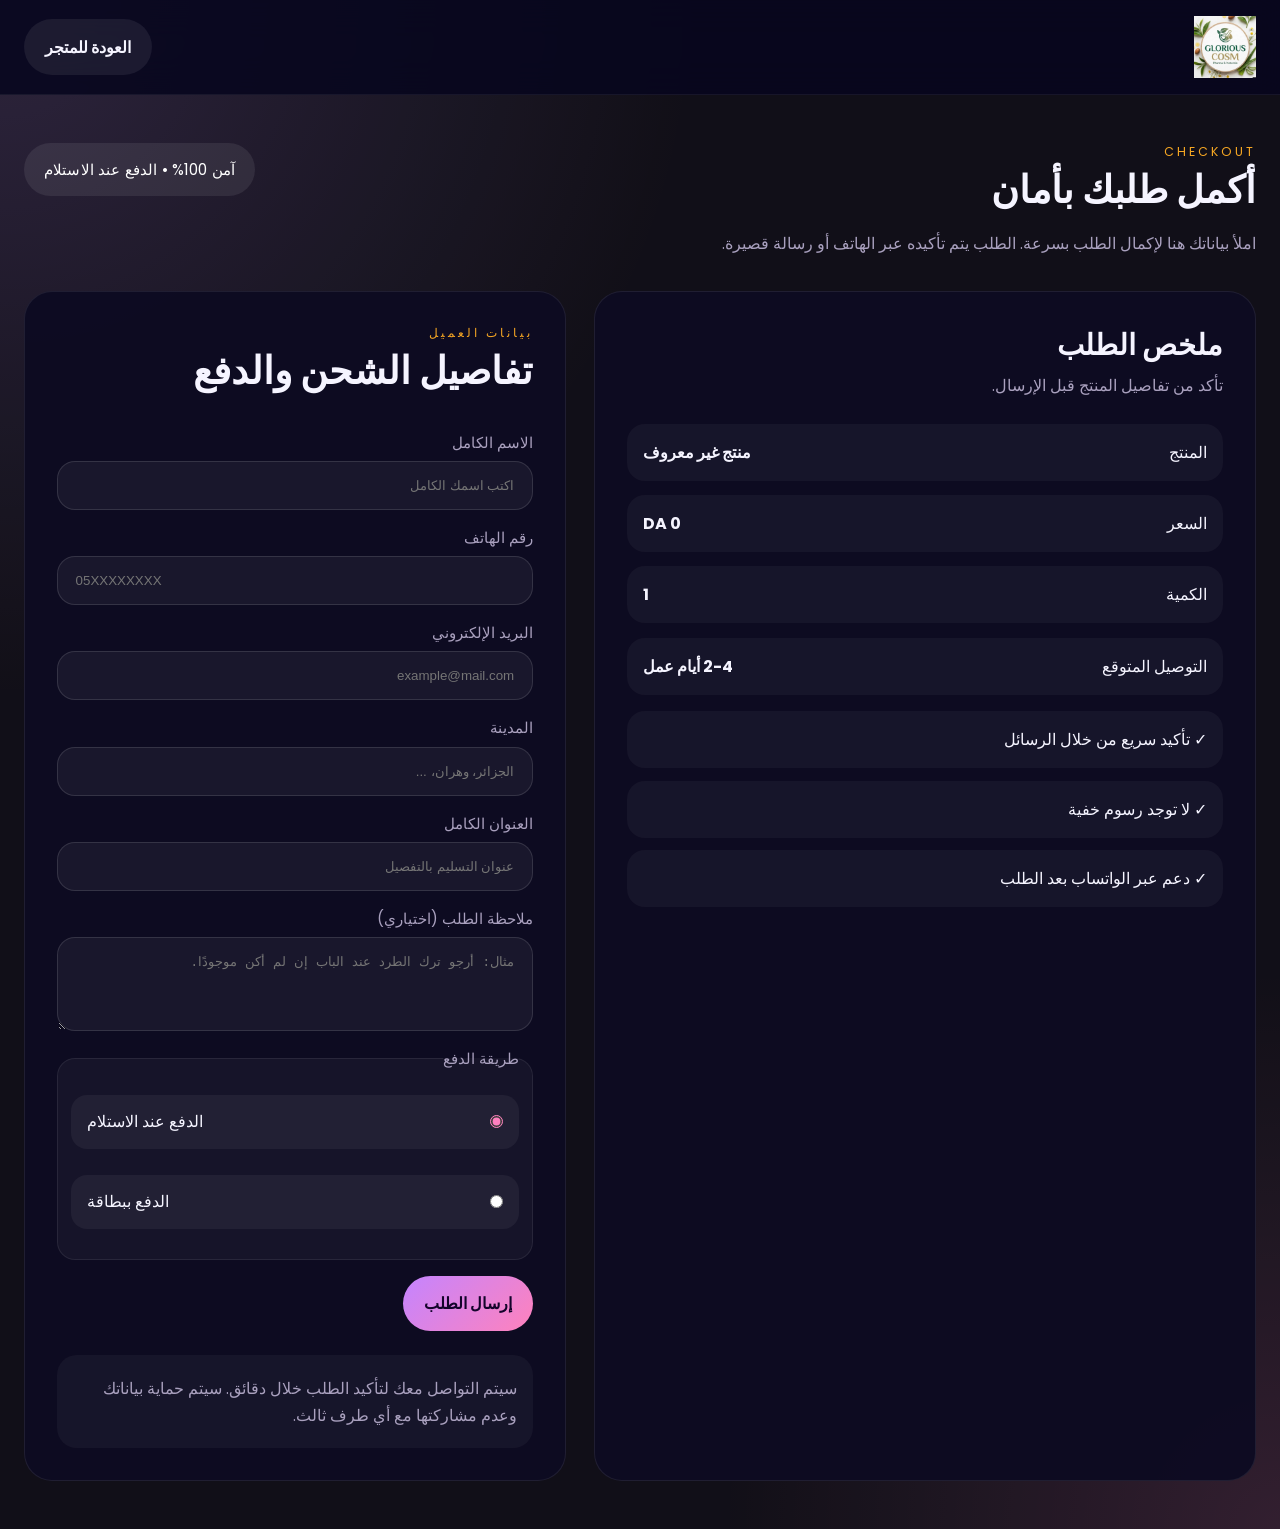
<file: checkout.html>
<!DOCTYPE html>
<html lang="ar-DZ" dir="rtl">
<head>
  <meta charset="UTF-8">
  <meta name="viewport" content="width=device-width, initial-scale=1.0">
  <meta name="description" content="Glorious Cosmetics checkout page — كاملة بطريقة احترافية لطلب المنتج." />
  <title>Glorious Cosmetics — الدفع</title>
  <link rel="stylesheet" href="style.css">
</head>
<body>
  <div id="cursor-outer" aria-hidden="true"></div>
  <div id="cursor-inner" aria-hidden="true"></div>

  <nav id="main-nav" role="navigation" aria-label="Main navigation">
    <a href="index.html" class="nav-logo" aria-label="العودة إلى المتجر">
      <img src="../assets/imgs/logo.jpg" alt="Glorious Cosmetics Logo" class="nav-logo-img">
    </a>
    <div class="nav-actions">
      <a href="index.html" class="btn-light">العودة للمتجر</a>
    </div>
  </nav>

  <main class="section-checkout" aria-labelledby="checkout-title">
    <div class="checkout-intro">
      <div>
        <div class="section-eyebrow">Checkout</div>
        <h1 id="checkout-title" class="section-title">أكمل طلبك بأمان</h1>
        <p class="checkout-tag">املأ بياناتك هنا لإكمال الطلب بسرعة. الطلب يتم تأكيده عبر الهاتف أو رسالة قصيرة.</p>
      </div>
      <div class="secure-badge">آمن 100% • الدفع عند الاستلام</div>
    </div>

    <div class="checkout-grid">
      <section class="checkout-summary-panel reveal">
        <div class="summary-header">
          <h2 class="summary-title">ملخص الطلب</h2>
          <p class="summary-subtitle">تأكد من تفاصيل المنتج قبل الإرسال.</p>
        </div>

        <div class="checkout-summary-row">
          <span>المنتج</span>
          <strong id="checkout-product">لم يتم اختيار أي منتج بعد.</strong>
        </div>
        <div class="checkout-summary-row">
          <span>السعر</span>
          <strong id="checkout-price">0 DA</strong>
        </div>
        <div class="checkout-summary-row">
          <span>الكمية</span>
          <strong>1</strong>
        </div>
        <div class="checkout-summary-row">
          <span>التوصيل المتوقع</span>
          <strong>2-4 أيام عمل</strong>
        </div>

        <div class="checkout-highlights">
          <div class="highlight-item">✓ تأكيد سريع من خلال الرسائل</div>
          <div class="highlight-item">✓ لا توجد رسوم خفية</div>
          <div class="highlight-item">✓ دعم عبر الواتساب بعد الطلب</div>
        </div>
      </section>

      <section class="checkout-form-panel reveal">
        <div class="section-header">
          <div>
            <div class="section-eyebrow">بيانات العميل</div>
            <h2 class="section-title">تفاصيل الشحن والدفع</h2>
          </div>
        </div>

        <form id="checkout-form" class="checkout-form" novalidate>
          <div class="form-row">
            <label for="customer-name">الاسم الكامل</label>
            <input id="customer-name" class="checkout-input" type="text" name="name" placeholder="اكتب اسمك الكامل" autocomplete="name" required>
          </div>

          <div class="form-row">
            <label for="customer-phone">رقم الهاتف</label>
            <input id="customer-phone" class="checkout-input" type="tel" name="phone" placeholder="05XXXXXXXX" autocomplete="tel" pattern="^[0-9+\s-]{8,20}$" required>
          </div>

          <div class="form-row">
            <label for="customer-email">البريد الإلكتروني</label>
            <input id="customer-email" class="checkout-input" type="email" name="email" placeholder="example@mail.com" autocomplete="email" required>
          </div>

          <div class="form-row">
            <label for="customer-city">المدينة</label>
            <input id="customer-city" class="checkout-input" type="text" name="city" placeholder="الجزائر، وهران، ..." autocomplete="address-level2" required>
          </div>

          <div class="form-row">
            <label for="customer-address">العنوان الكامل</label>
            <input id="customer-address" class="checkout-input" type="text" name="address" placeholder="عنوان التسليم بالتفصيل" autocomplete="street-address" required>
          </div>

          <div class="form-row">
            <label for="customer-note">ملاحظة الطلب (اختياري)</label>
            <textarea id="customer-note" class="checkout-input checkout-textarea" name="note" rows="4" placeholder="مثال: أرجو ترك الطرد عند الباب إن لم أكن موجودًا."></textarea>
          </div>

          <fieldset class="payment-methods" aria-label="طريقة الدفع">
            <legend>طريقة الدفع</legend>
            <label class="payment-option"><input type="radio" name="payment" value="cod" checked> الدفع عند الاستلام</label>
            <label class="payment-option"><input type="radio" name="payment" value="card"> الدفع ببطاقة</label>
          </fieldset>

          <div class="checkout-actions">
            <button type="submit" class="btn-primary">إرسال الطلب</button>
            <div id="checkout-message" class="checkout-message" aria-live="polite"></div>
          </div>
        </form>

        <div class="checkout-footer-note">
          <p>سيتم التواصل معك لتأكيد الطلب خلال دقائق. سيتم حماية بياناتك وعدم مشاركتها مع أي طرف ثالث.</p>
        </div>
      </section>
    </div>

    <section class="order-confirmation hidden reveal" aria-live="polite">
      <div class="confirmation-card">
        <div class="confirmation-header">
          <span class="confirmation-badge">تم تأكيد الطلب</span>
          <h2 class="confirmation-title">شكراً! طلبك جاهز الآن</h2>
          <p class="confirmation-subtitle">يمكنك تحميل فاتورة الطلب أو العودة إلى المتجر لمواصلة التسوق.</p>
        </div>

        <div class="confirmation-details">
          <div class="detail-row"><span>رقم الطلب</span><strong id="order-number">#000000</strong></div>
          <div class="detail-row"><span>المنتج</span><strong id="confirm-product"></strong></div>
          <div class="detail-row"><span>السعر</span><strong id="confirm-price"></strong></div>
          <div class="detail-row"><span>الاسم</span><strong id="confirm-name"></strong></div>
          <div class="detail-row"><span>الهاتف</span><strong id="confirm-phone"></strong></div>
          <div class="detail-row"><span>المدينة</span><strong id="confirm-city"></strong></div>
          <div class="detail-row"><span>العنوان</span><strong id="confirm-address"></strong></div>
          <div class="detail-row"><span>طريقة الدفع</span><strong id="confirm-payment"></strong></div>
        </div>

        <div class="confirmation-actions">
          <button id="download-invoice" type="button" class="btn-secondary">تحميل فاتورة الطلب</button>
          <a href="index.html" class="btn-primary">العودة إلى المتجر</a>
        </div>
      </div>
    </section>
  </main>

  <script>
    'use strict';

    function getQueryParam(name) {
      return new URLSearchParams(window.location.search).get(name) || '';
    }

    function sanitizeText(value) {
      const element = document.createElement('div');
      element.textContent = value;
      return element.innerText;
    }

    const productField = document.getElementById('checkout-product');
    const priceField = document.getElementById('checkout-price');
    const messageField = document.getElementById('checkout-message');
    const form = document.getElementById('checkout-form');
    const nameInput = document.getElementById('customer-name');
    const phoneInput = document.getElementById('customer-phone');
    const noteField = document.getElementById('checkout-note');
    const productName = sanitizeText(getQueryParam('product')) || 'منتج غير معروف';
    const productPrice = sanitizeText(getQueryParam('price')) || '0 DA';
    const emailInput = document.getElementById('customer-email');
    const cityInput = document.getElementById('customer-city');
    const addressInput = document.getElementById('customer-address');
    const paymentInputs = document.getElementsByName('payment');
    const footerNote = document.getElementById('checkout-note');

    const confirmationSection = document.querySelector('.order-confirmation');
    const orderNumberField = document.getElementById('order-number');
    const confirmProduct = document.getElementById('confirm-product');
    const confirmPrice = document.getElementById('confirm-price');
    const confirmName = document.getElementById('confirm-name');
    const confirmPhone = document.getElementById('confirm-phone');
    const confirmCity = document.getElementById('confirm-city');
    const confirmAddress = document.getElementById('confirm-address');
    const confirmPayment = document.getElementById('confirm-payment');
    const downloadButton = document.getElementById('download-invoice');

    productField.textContent = productName;
    priceField.textContent = productPrice;

    if (productName === 'منتج غير معروف') {
      footerNote.textContent = 'لا يمكن إكمال الطلب بدون اختيار منتج. عد إلى الصفحة الرئيسية واختر منتجاً.';
      footerNote.style.color = '#f38b8b';
    }

    function validateName(value) {
      return value.trim().length >= 3;
    }

    function validatePhone(value) {
      return /^[0-9+\s-]{8,20}$/.test(value.trim());
    }

    function validateEmail(value) {
      return /^[^\s@]+@[^\s@]+\.[^\s@]+$/.test(value.trim());
    }

    function showMessage(text, success) {
      messageField.textContent = text;
      messageField.className = 'checkout-message' + (success ? ' success' : '');
    }

    function getSelectedPayment() {
      for (const input of paymentInputs) {
        if (input.checked) return input.value;
      }
      return 'cod';
    }

    function createOrderNumber() {
      const now = Date.now().toString();
      return 'GL' + now.slice(-6);
    }

    function downloadInvoice(orderData) {
      const lines = [
        'فاتورة طلب Glorious Cosmetics',
        '-----------------------------',
        `رقم الطلب: ${orderData.orderNumber}`,
        `المنتج: ${orderData.product}`,
        `السعر: ${orderData.price}`,
        `الاسم: ${orderData.name}`,
        `الهاتف: ${orderData.phone}`,
        `البريد الإلكتروني: ${orderData.email}`,
        `المدينة: ${orderData.city}`,
        `العنوان: ${orderData.address}`,
        `طريقة الدفع: ${orderData.payment}`,
        `الملاحظة: ${orderData.note || 'لا يوجد'}`,
        '-----------------------------',
        'شكراً لاختيارك Glorious Cosmetics.',
      ];

      const blob = new Blob([lines.join('\n')], { type: 'text/plain;charset=utf-8' });
      const link = document.createElement('a');
      link.href = URL.createObjectURL(blob);
      link.download = `glorious-order-${orderData.orderNumber}.txt`;
      document.body.appendChild(link);
      link.click();
      document.body.removeChild(link);
      URL.revokeObjectURL(link.href);
    }

    let currentOrder = null;

    form.addEventListener('submit', function(event) {
      event.preventDefault();

      const name = nameInput.value.trim();
      const phone = phoneInput.value.trim();
      const email = emailInput.value.trim();
      const city = cityInput.value.trim();
      const address = addressInput.value.trim();
      const note = document.getElementById('customer-note').value.trim();
      const paymentMethod = getSelectedPayment();

      if (!validateName(name)) {
        showMessage('الرجاء إدخال اسم صحيح لا يقل عن 3 أحرف.', false);
        nameInput.focus();
        return;
      }

      if (!validatePhone(phone)) {
        showMessage('الرجاء إدخال رقم هاتف صالح.', false);
        phoneInput.focus();
        return;
      }

      if (!validateEmail(email)) {
        showMessage('الرجاء إدخال بريد إلكتروني صالح.', false);
        emailInput.focus();
        return;
      }

      if (!city) {
        showMessage('الرجاء إدخال المدينة.', false);
        cityInput.focus();
        return;
      }

      if (!address) {
        showMessage('الرجاء إدخال العنوان الكامل.', false);
        addressInput.focus();
        return;
      }

      const methodLabel = paymentMethod === 'cod' ? 'الدفع عند الاستلام' : 'الدفع ببطاقة';
      const orderNumber = createOrderNumber();

      currentOrder = {
        orderNumber,
        product: productName,
        price: productPrice,
        name,
        phone,
        email,
        city,
        address,
        note,
        payment: methodLabel,
      };

      orderNumberField.textContent = orderNumber;
      confirmProduct.textContent = productName;
      confirmPrice.textContent = productPrice;
      confirmName.textContent = name;
      confirmPhone.textContent = phone;
      confirmCity.textContent = city;
      confirmAddress.textContent = address;
      confirmPayment.textContent = methodLabel;

      confirmationSection.classList.remove('hidden');
      confirmationSection.scrollIntoView({ behavior: 'smooth', block: 'start' });
      form.classList.add('hidden');
      footerNote.classList.add('hidden');
      showMessage('تم تأكيد الطلب. يمكنك تحميل فاتورة الطلب الآن.', true);
    });

    downloadButton.addEventListener('click', function() {
      if (!currentOrder) return;
      downloadInvoice(currentOrder);
    });
  </script>
</body>
</html>
</file>
<file: style.css>
@import url('https://fonts.googleapis.com/css2?family=Poppins:wght@400;500;600;700;800&display=swap');

:root {
  --bg: #090710;
  --surface: #111128;
  --surface-2: #1c1640;
  --text: #f5f4ff;
  --muted: #a9a0be;
  --primary: #c084ff;
  --accent: #ff80c0;
  --gold: #f5a623;
  --cream: #f7ede2;
  --rose: #ff5d92;
}

* {
  margin: 0;
  padding: 0;
  box-sizing: border-box;
}

html,
body {
  min-height: 100%;
  scroll-behavior: smooth;
}

body {
  font-family: 'Poppins', sans-serif;
  background: radial-gradient(circle at top left, rgba(195, 148, 255, 0.16), transparent 35%),
    radial-gradient(circle at bottom right, rgba(255, 128, 192, 0.14), transparent 28%),
    var(--bg);
  color: var(--text);
  overflow-x: hidden;
}

img,
svg {
  display: block;
  max-width: 100%;
}

a {
  color: inherit;
  text-decoration: none;
}

button {
  font: inherit;
  border: none;
  background: none;
  color: inherit;
  cursor: pointer;
}

header {
  display: flex;
  align-items: center;
  justify-content: center;
  padding: 1.25rem 1.5rem 0;
}

.logo {
  max-width: 180px;
  width: 100%;
  height: auto;
  display: block;
}

#main-nav {
  position: sticky;
  top: 0;
  z-index: 50;
  display: flex;
  align-items: center;
  justify-content: space-between;
  gap: 1rem;
  padding: 1rem 1.5rem;
  background: rgba(9, 7, 31, 0.88);
  backdrop-filter: blur(18px);
  border-bottom: 1px solid rgba(255, 255, 255, 0.06);
}

#main-nav.scrolled {
  background: rgba(9, 7, 31, 0.98);
  box-shadow: 0 18px 50px rgba(0, 0, 0, 0.28);
}

.nav-logo {
  display: inline-flex;
  align-items: center;
}

.nav-logo-img {
  display: block;
  max-width: 62px;
  width: auto;
  height: auto;
}
.footer-bottom {
  border-top: 1px solid rgba(249,244,238,0.07);
  padding-top: 28px;
  display: flex; align-items: center; justify-content: space-between;
}

.nav-links {
  display: flex;
  flex-wrap: wrap;
  gap: 1.2rem;
  align-items: center;
  justify-content: center;
}

.nav-links a {
  color: rgba(255, 255, 255, 0.76);
  font-size: 0.95rem;
  transition: color 0.2s ease, transform 0.2s ease;
}

.nav-links a:hover,
.nav-links a:focus-visible {
  color: var(--text);
  transform: translateY(-1px);
}

.nav-actions {
  display: flex;
  align-items: center;
  gap: 0.75rem;
}

.nav-cart-btn {
  display: inline-flex;
  align-items: center;
  justify-content: center;
  padding: 0.85rem 1.15rem;
  border-radius: 999px;
  background: linear-gradient(135deg, rgba(255, 128, 192, 0.18), rgba(196, 132, 255, 0.18));
  border: 1px solid rgba(255, 255, 255, 0.14);
  color: var(--text);
  font-weight: 700;
  transition: transform 0.2s ease, box-shadow 0.2s ease;
}

.nav-cart-btn:hover,
.nav-cart-btn:focus-visible {
  transform: translateY(-1px);
  box-shadow: 0 12px 24px rgba(255, 128, 192, 0.18);
}

.hero {
  display: flex;
  flex-wrap: wrap;
  justify-content: space-between;
  gap: 2rem;
  padding: 3.5rem 1.5rem 1.5rem;
  min-height: 68vh;
}

.hero-right {
  position: relative;
  flex: 1 1 340px;
  min-height: 420px;
  display: grid;
  place-items: center;
}

.hero-img-bg {
  position: absolute;
  inset: 0;
  border-radius: 40px;
  background: radial-gradient(circle at center, rgba(255, 128, 192, 0.18), transparent 45%);
  filter: blur(10px);
}

.orb {
  position: absolute;
  border-radius: 50%;
  background: rgba(255, 255, 255, 0.07);
  box-shadow: 0 0 32px rgba(255, 128, 192, 0.18);
}

.orb-1 { width: 110px; height: 110px; top: -18%; right: 10%; }
.orb-2 { width: 90px; height: 90px; bottom: 5%; left: 8%; }
.orb-3 { width: 130px; height: 130px; top: 20%; left: 28%; }

.cosmetic-art {
  position: relative;
  z-index: 1;
  width: min(360px, 100%);
  height: min(420px, 100%);
  display: grid;
  place-items: center;
}

.bottle-wrap {
  width: 250px;
  height: 335px;
  border-radius: 36px;
  background: linear-gradient(180deg, rgba(255, 255, 255, 0.12), rgba(255, 255, 255, 0.02));
  box-shadow: inset 0 0 0 1px rgba(255, 255, 255, 0.05), 0 20px 60px rgba(0, 0, 0, 0.18);
  display: grid;
  place-items: center;
}

.bottle {
  width: 70%;
  height: 80%;
  border-radius: 40px;
  background: linear-gradient(180deg, rgba(255, 128, 192, 0.35), rgba(196, 132, 255, 0.2));
  position: relative;
  overflow: hidden;
}

.bottle-shimmer {
  position: absolute;
  inset: 0;
  background: linear-gradient(135deg, rgba(255, 255, 255, 0.35), transparent 35%);
  opacity: 0.45;
}

.bottle-label {
  position: absolute;
  bottom: 1.5rem;
  left: 50%;
  transform: translateX(-50%);
  color: #ffffff;
  letter-spacing: 0.25em;
  font-size: 0.95rem;
  font-weight: 700;
}

.hero-left {
  max-width: 600px;
}

.hero-eyebrow {
  text-transform: uppercase;
  letter-spacing: 0.24em;
  font-size: 0.78rem;
  color: var(--gold);
  margin-bottom: 1rem;
}

.hero-title {
  font-size: clamp(2.8rem, 4vw, 4.3rem);
  line-height: 0.95;
  margin-bottom: 1.3rem;
}

.hero-title em {
  display: inline-block;
  font-style: normal;
  color: var(--accent);
}

.hero-sub {
  max-width: 540px;
  color: var(--muted);
  margin-bottom: 2rem;
}

.hero-cta-row {
  display: flex;
  flex-wrap: wrap;
  gap: 1rem;
  margin-bottom: 2rem;
}

.btn-primary,
.btn-ghost,
.btn-light {
  display: inline-flex;
  align-items: center;
  gap: 0.5rem;
  padding: 0.95rem 1.3rem;
  border-radius: 999px;
  font-weight: 700;
  transition: transform 0.2s ease, background 0.2s ease;
}

.btn-primary {
  background: linear-gradient(135deg, #c484ff, #ff82bc);
  color: #13042b;
}

.btn-ghost,
.btn-light {
  background: rgba(255, 255, 255, 0.07);
  color: var(--text);
}

.btn-ghost:hover,
.btn-light:hover,
.btn-primary:hover {
  transform: translateY(-2px);
}

.hero-stats {
  display: flex;
  flex-wrap: wrap;
  gap: 1rem;
}

.stat-item {
  padding: 1rem 1.1rem;
  border-radius: 20px;
  background: rgba(255, 255, 255, 0.05);
}

.stat-num {
  display: block;
  font-size: 1.8rem;
  font-weight: 700;
  margin-bottom: 0.25rem;
}

.section-featured,
.section-manifesto,
.section-bestsellers,
.section-ritual,
.section-testimonials,
.section-ugc,
.section-contact,
.section-newsletter {
  padding: 3rem 1.5rem;
}

.section-header {
  display: flex;
  justify-content: space-between;
  gap: 1rem;
  align-items: center;
  margin-bottom: 2rem;
}

.section-title {
  font-size: clamp(2rem, 3vw, 2.8rem);
}

.section-eyebrow {
  text-transform: uppercase;
  letter-spacing: 0.24em;
  font-size: 0.78rem;
  color: var(--gold);
}

.view-all-link {
  color: var(--accent);
  font-weight: 700;
}

.products-grid,
.testimonials-grid,
.ugc-grid {
  display: grid;
  gap: 1.25rem;
}

.products-grid {
  grid-template-columns: repeat(auto-fit, minmax(220px, 1fr));
}

.product-card,
.carousel-card,
.value-item,
.ritual-step,
.testimonial-card,
.ugc-item,
.section-contact > div,
.section-newsletter .newsletter-inner,
.footer-grid > div {
  background: rgba(255, 255, 255, 0.05);
  border: 1px solid rgba(255, 255, 255, 0.08);
  border-radius: 26px;
}

.product-card {
  overflow: hidden;
  transition: transform 0.25s ease, box-shadow 0.25s ease, border-color 0.25s ease;
}

.product-card:hover {
  transform: translateY(-5px);
  box-shadow: 0 26px 60px rgba(0, 0, 0, 0.18);
  border-color: rgba(255, 255, 255, 0.14);
}

.product-image {
  position: relative;
  min-height: 250px;
  background: linear-gradient(180deg, rgba(255, 255, 255, 0.08), rgba(255, 255, 255, 0.02));
  overflow: hidden;
}

.product-img-bg {
  position: absolute;
  inset: 0;
  background: radial-gradient(circle at top center, rgba(255, 255, 255, 0.12), transparent 30%),
              radial-gradient(circle at bottom right, rgba(255, 128, 192, 0.12), transparent 18%);
  opacity: 0.75;
  pointer-events: none;
}

.product-overlay {
  position: absolute;
  inset: 0;
  display: flex;
  align-items: center;
  justify-content: center;
  background: rgba(9, 7, 31, 0.55);
  opacity: 0;
  transition: opacity 0.25s ease, transform 0.25s ease;
  pointer-events: none;
}

.product-image:hover .product-overlay {
  opacity: 1;
  pointer-events: auto;
}

.product-add-btn {
  position: relative;
  z-index: 2;
  padding: 0.95rem 1.6rem;
  border-radius: 999px;
  background: linear-gradient(135deg, #ff80c0, #c484ff);
  color: #13042b;
  font-weight: 700;
  letter-spacing: 0.02em;
  box-shadow: 0 18px 45px rgba(255, 128, 192, 0.2);
  border: 1px solid rgba(255, 255, 255, 0.14);
  transition: transform 0.2s ease, box-shadow 0.2s ease, filter 0.2s ease;
  cursor: pointer;
}

.product-add-btn:hover,
.product-add-btn:focus-visible {
  transform: translateY(-2px);
  box-shadow: 0 22px 58px rgba(255, 128, 192, 0.28);
}

.product-add-btn:focus-visible {
  outline: 3px solid rgba(255, 255, 255, 0.85);
  outline-offset: 4px;
}

.product-image img {
  width: 100%;
  height: 100%;
  object-fit: cover;
}

.product-info {
  padding: 1.1rem 1rem 1.2rem;
}

.product-name {
  font-weight: 700;
  margin-bottom: 0.35rem;
}

.product-variant {
  color: var(--muted);
  font-size: 0.95rem;
  margin-bottom: 1rem;
}

.product-price-row {
  display: flex;
  justify-content: space-between;
  align-items: center;
  gap: 0.75rem;
}

.product-price {
  font-weight: 700;
}

.product-wishlist {
  font-size: 1.2rem;
}

.section-manifesto {
  display: grid;
  grid-template-columns: 1fr 1fr;
  gap: 2rem;
}

.manifesto-left {
  display: flex;
  flex-direction: column;
  gap: 1.25rem;
}

.manifesto-quote {
  font-size: clamp(1.7rem, 2.5vw, 2.6rem);
  line-height: 1.05;
}

.manifesto-attr {
  color: var(--muted);
}

.value-item,
.ritual-step,
.testimonial-card,
.ugc-item {
  padding: 1.3rem;
}

.value-num {
  font-size: 1.5rem;
  font-weight: 800;
  color: var(--accent);
  margin-bottom: 0.5rem;
}

.carousel-nav {
  display: flex;
  gap: 0.75rem;
}

.ticker {
  overflow: hidden;
  border-top: 1px solid rgba(255, 255, 255, 0.08);
  border-bottom: 1px solid rgba(255, 255, 255, 0.08);
  background: rgba(255, 255, 255, 0.03);
}

.ticker-track {
  display: flex;
  gap: 1.2rem;
  padding: 0.85rem 1.5rem;
  animation: tickerSlide 20s linear infinite;
}

.ticker-item {
  white-space: nowrap;
  color: var(--text);
  font-size: 0.95rem;
  letter-spacing: 0.01em;
}

.ticker-sep {
  margin: 0 0.65rem;
  color: rgba(255, 255, 255, 0.45);
}

@keyframes tickerSlide {
  from { transform: translateX(0); }
  to { transform: translateX(-50%); }
}

.carousel-track {
  display: grid;
  grid-auto-flow: column;
  grid-auto-columns: minmax(280px, 1fr);
  gap: 1rem;
  overflow-x: auto;
  padding-bottom: 1rem;
  scroll-snap-type: x proximity;
}

.carousel-card {
  scroll-snap-align: start;
  padding: 1.2rem;
}

.carousel-img {
  min-height: 170px;
  border-radius: 24px;
  overflow: hidden;
  margin-bottom: 1rem;
  background: rgba(255, 255, 255, 0.06);
}

.carousel-card-name {
  font-weight: 700;
  margin-bottom: 0.3rem;
}

.carousel-card-type {
  color: var(--muted);
  margin-bottom: 1rem;
}

.carousel-card-footer {
  display: flex;
  justify-content: space-between;
  gap: 1rem;
  font-size: 0.95rem;
}

.carousel-btn {
  width: 44px;
  height: 44px;
  border-radius: 50%;
  background: rgba(255, 255, 255, 0.08);
}

.shade-dots {
  display: flex;
  flex-wrap: wrap;
  gap: 0.5rem;
  margin-bottom: 1rem;
}

.shade-dot {
  width: 18px;
  height: 18px;
  border-radius: 50%;
  border: 1px solid rgba(255, 255, 255, 0.18);
  background: rgba(255, 255, 255, 0.1);
  cursor: pointer;
}

.shade-dot.active {
  box-shadow: 0 0 0 3px rgba(255, 128, 192, 0.2);
}

.section-ritual .ritual-steps {
  display: grid;
  grid-template-columns: repeat(auto-fit, minmax(200px, 1fr));
  gap: 1rem;
}

.ritual-step-num {
  font-size: 1.25rem;
  font-weight: 700;
  margin-bottom: 0.65rem;
}

.section-testimonials .testimonials-grid {
  grid-template-columns: repeat(auto-fit, minmax(220px, 1fr));
  gap: 1rem;
}

.testimonial-text {
  margin-bottom: 1rem;
  color: var(--text);
}

.testimonial-author {
  display: flex;
  gap: 0.85rem;
  align-items: center;
}

.author-avatar {
  width: 44px;
  height: 44px;
  border-radius: 50%;
  background: rgba(255, 255, 255, 0.08);
  display: grid;
  place-items: center;
  font-weight: 700;
}

.section-ugc .ugc-grid {
  grid-template-columns: repeat(auto-fit, minmax(140px, 1fr));
}

.ugc-overlay {
  position: absolute;
  inset: 0;
  display: flex;
  align-items: center;
  justify-content: center;
  opacity: 0;
  transition: opacity 0.2s ease;
}

.ugc-item:hover .ugc-overlay {
  opacity: 1;
  background: rgba(0, 0, 0, 0.16);
}

.section-contact {
  display: grid;
  place-items: center;
  gap: 1.5rem;
}

.section-contact a {
  width: 80px;
  height: 80px;
  border-radius: 50%;
  display: inline-flex;
  align-items: center;
  justify-content: center;
  background: linear-gradient(135deg, #c4747a, #8b4a50);
}

.section-newsletter .newsletter-inner {
  max-width: 720px;
  margin: 0 auto;
  padding: 2rem;
}

.nl-eyebrow,
.nl-title,
.nl-sub {
  margin-bottom: 1rem;
}

.nl-input {
  flex: 1 1 240px;
  min-width: 220px;
  padding: 1rem 1.1rem;
  border-radius: 999px;
  border: 1px solid rgba(255, 255, 255, 0.12);
  background: rgba(255, 255, 255, 0.06);
  color: var(--text);
}

.nl-btn {
  padding: 1rem 1.4rem;
  border-radius: 999px;
  background: linear-gradient(135deg, #c484ff, #ff80c0);
  color: #13042b;
  font-weight: 700;
}

.nl-feedback {
  margin-top: 0.85rem;
  font-size: 0.95rem;
  min-height: 1.3rem;
}

.nl-feedback.success {
  color: #9cffb8;
}

.section-checkout {
  padding: 3rem 1.5rem;
  background: rgba(255, 255, 255, 0.03);
}

.checkout-intro {
  display: flex;
  justify-content: space-between;
  gap: 1.5rem;
  align-items: flex-start;
  margin-bottom: 2rem;
}

.checkout-tag {
  max-width: 640px;
  color: var(--muted);
  margin-top: 0.75rem;
  line-height: 1.8;
}

.secure-badge {
  display: inline-flex;
  align-items: center;
  padding: 0.95rem 1.25rem;
  border-radius: 999px;
  background: rgba(255, 255, 255, 0.08);
  color: #fff;
  font-size: 0.95rem;
  letter-spacing: 0.01em;
}

.checkout-grid {
  display: grid;
  grid-template-columns: 1.1fr 0.9fr;
  gap: 1.75rem;
}

.checkout-summary-panel,
.checkout-form-panel {
  padding: 2rem;
  border-radius: 28px;
  background: rgba(14, 12, 34, 0.98);
  border: 1px solid rgba(255, 255, 255, 0.08);
}

.summary-header {
  margin-bottom: 1.5rem;
}

.summary-title {
  font-size: 1.8rem;
  margin-bottom: 0.35rem;
}

.summary-subtitle {
  color: var(--muted);
  line-height: 1.7;
}

.checkout-summary-row,
.payment-option {
  display: flex;
  justify-content: space-between;
  align-items: center;
  gap: 1rem;
  padding: 1rem 1rem;
  border-radius: 18px;
  background: rgba(255, 255, 255, 0.04);
  margin-bottom: 0.9rem;
}

.checkout-summary-row strong {
  font-weight: 700;
}

.checkout-highlights {
  display: grid;
  gap: 0.8rem;
  margin-top: 1rem;
}

.highlight-item {
  padding: 1rem 1rem;
  border-radius: 18px;
  background: rgba(255, 255, 255, 0.04);
  color: var(--text);
}

.checkout-form {
  display: grid;
  gap: 1rem;
}

.form-row {
  display: grid;
  gap: 0.45rem;
}

.form-row label {
  font-size: 0.95rem;
  color: var(--muted);
}

.checkout-input,
.checkout-textarea {
  width: 100%;
  padding: 1rem 1.1rem;
  border-radius: 18px;
  border: 1px solid rgba(255, 255, 255, 0.12);
  background: rgba(255, 255, 255, 0.05);
  color: var(--text);
}

.checkout-textarea {
  resize: vertical;
}

.checkout-input:focus,
.checkout-textarea:focus {
  outline: 2px solid rgba(196, 132, 255, 0.55);
}

.payment-methods {
  display: grid;
  gap: 0.75rem;
  padding: 1rem 0.8rem;
  border-radius: 18px;
  background: rgba(255, 255, 255, 0.04);
  border: 1px solid rgba(255, 255, 255, 0.08);
}

.payment-methods legend {
  font-size: 0.95rem;
  color: var(--muted);
  margin-bottom: 0.55rem;
}

.payment-option {
  display: flex;
  align-items: center;
  gap: 0.8rem;
  padding: 0.9rem 1rem;
  border-radius: 16px;
  background: rgba(255, 255, 255, 0.05);
  color: var(--text);
  cursor: pointer;
}

.payment-option input {
  accent-color: #ff80c0;
}

.checkout-actions {
  display: flex;
  flex-wrap: wrap;
  align-items: center;
  gap: 1rem;
}

  .btn-secondary {
    display: inline-flex;
    align-items: center;
    justify-content: center;
    padding: 0.95rem 1.4rem;
    border-radius: 999px;
    border: 1px solid rgba(255, 255, 255, 0.12);
    background: rgba(255, 255, 255, 0.08);
    color: var(--text);
    font-weight: 700;
    transition: transform 0.2s ease, background 0.2s ease;
  }

  .btn-secondary:hover,
  .btn-secondary:focus-visible {
    transform: translateY(-1px);
    background: rgba(255, 255, 255, 0.12);
  }

  .checkout-message {
    color: var(--muted);
    font-size: 0.95rem;
    min-height: 1.4rem;
  }

  .checkout-message.success {
    color: #9cffb8;
  }

  .checkout-footer-note {
    margin-top: 1.5rem;
    padding: 1.2rem 1rem;
    border-radius: 20px;
    background: rgba(255, 255, 255, 0.04);
    color: var(--muted);
    line-height: 1.7;
  }

  .checkout-note {
    display: block;
    margin-top: 1.5rem;
    color: var(--muted);
  }

  .order-confirmation {
    margin-top: 2.5rem;
  }

  .confirmation-card {
    padding: 2rem;
    border-radius: 28px;
    background: rgba(14, 12, 34, 0.98);
    border: 1px solid rgba(255, 255, 255, 0.08);
  }

  .confirmation-header {
    margin-bottom: 1.5rem;
  }

  .confirmation-badge {
    display: inline-flex;
    align-items: center;
    padding: 0.7rem 1rem;
    border-radius: 999px;
    background: rgba(156, 255, 184, 0.14);
    color: #9cffb8;
    font-weight: 700;
    letter-spacing: 0.02em;
    margin-bottom: 0.9rem;
  }

  .confirmation-title {
    margin: 0;
    font-size: 2rem;
  }

  .confirmation-subtitle {
    color: var(--muted);
    margin-top: 0.75rem;
    line-height: 1.8;
  }

  .confirmation-details {
    display: grid;
    gap: 0.85rem;
    margin-bottom: 1.5rem;
  }

  .detail-row {
    display: flex;
    justify-content: space-between;
    align-items: center;
    padding: 1rem 1rem;
    border-radius: 18px;
    background: rgba(255, 255, 255, 0.04);
  }

  .detail-row span {
    color: var(--muted);
  }

  .detail-row strong {
    font-weight: 700;
    color: var(--text);
  }

  .confirmation-actions {
    display: flex;
    flex-wrap: wrap;
    gap: 1rem;
  }

  .hidden {
    display: none !important;
  }

  @media (max-width: 960px) {
    .checkout-grid {
      grid-template-columns: 1fr;
    }

    .checkout-intro {
      flex-direction: column;
  padding: 3rem 1.5rem;
  color: var(--muted);
}

.site-footer {
  padding: 3rem 1.5rem 2.2rem;
  background: rgba(255, 255, 255, 0.03);
  border-top: 1px solid rgba(255, 255, 255, 0.08);
}

.footer-grid {
  display: grid;
  grid-template-columns: minmax(220px, 1.5fr) repeat(3, minmax(150px, 1fr));
  gap: 1.5rem;
  align-items: start;
}

.footer-brand-name {
  font-size: 1.9rem;
  font-weight: 800;
  letter-spacing: 0.08em;
  margin-bottom: 0.9rem;
  color: var(--text);
}

.footer-tagline {
  max-width: 360px;
  color: rgba(255, 255, 255, 0.74);
  line-height: 1.85;
  margin-bottom: 1.35rem;
}

.social-links {
  display: inline-flex;
  flex-wrap: wrap;
  gap: 0.75rem;
}

.social-link {
  width: 44px;
  height: 44px;
  display: inline-flex;
  align-items: center;
  justify-content: center;
  border-radius: 50%;
  background: rgba(255, 255, 255, 0.06);
  color: var(--text);
  font-size: 0.9rem;
  font-weight: 700;
  border: 1px solid rgba(255, 255, 255, 0.08);
  transition: transform 0.2s ease, background 0.2s ease, color 0.2s ease;
}

.social-link:hover,
.social-link:focus-visible {
  transform: translateY(-2px);
  background: rgba(255, 128, 192, 0.16);
  color: #ffffff;
}

.footer-col-title {
  font-size: 0.95rem;
  font-weight: 700;
  text-transform: uppercase;
  letter-spacing: 0.16em;
  color: var(--text);
  margin-bottom: 1rem;
}

.footer-links {
  list-style: none;
  display: grid;
  gap: 0.8rem;
}

.footer-links a {
  color: rgba(255, 255, 255, 0.7);
  transition: color 0.2s ease, transform 0.2s ease;
}

.footer-links a:hover,
.footer-links a:focus-visible {
  color: var(--text);
  transform: translateX(2px);
}

.footer-bottom {
  border-top: 1px solid rgba(249, 244, 238, 0.07);
  padding-top: 28px;
  display: flex;
  align-items: center;
  justify-content: space-between;
  gap: 1rem;
}

.footer-made {
  font-size: 0.95rem;
  font-weight: 300;
  color: rgba(255, 255, 255, 0.72);
  letter-spacing: 0.02em;
}

.footer-made a {
  color: var(--accent);
  text-decoration: none;
  transition: color 0.2s ease;
}

.footer-made a:hover,
.footer-made a:focus-visible {
  color: #ffb3dc;
}

.footer-copy {
  font-size: 12px;
  font-weight: 300;
  color: rgba(255, 255, 255, 0.25);
  letter-spacing: 0.5px;
}

.footer-legal {
  display: flex;
  gap: 32px;
}

.footer-legal a {
  font-size: 11px;
  color: rgba(255, 255, 255, 0.25);
  text-transform: uppercase;
  letter-spacing: 1px;
  font-weight: 300;
  text-decoration: none;
  transition: color 0.2s ease;
}

.footer-legal a:hover,
.footer-legal a:focus-visible {
  color: rgba(255, 255, 255, 0.6);
}

.product-modal {
  position: fixed;
  inset: 0;
  display: none;
  align-items: center;
  justify-content: center;
  z-index: 9999;
  overflow-y: auto;
  padding: 2rem;
}

.product-modal.open {
  display: flex;
}

.product-modal-backdrop {
  position: fixed;
  inset: 0;
  background: rgba(4, 7, 18, 0.82);
  backdrop-filter: blur(10px);
}

.product-modal-card {
  position: relative;
  width: min(100%, 920px);
  max-width: 920px;
  background: rgba(12, 13, 29, 0.96);
  border: 1px solid rgba(255, 255, 255, 0.08);
  border-radius: 28px;
  box-shadow: 0 40px 120px rgba(0, 0, 0, 0.35);
  overflow: hidden;
  z-index: 1;
}

.product-modal-close {
  position: absolute;
  top: 20px;
  right: 20px;
  width: 44px;
  height: 44px;
  border-radius: 50%;
  border: 1px solid rgba(255, 255, 255, 0.12);
  background: rgba(255, 255, 255, 0.05);
  color: var(--text);
  font-size: 1.6rem;
  line-height: 1;
  cursor: pointer;
  transition: transform 0.2s ease, background 0.2s ease;
}

.product-modal-close:hover,
.product-modal-close:focus-visible {
  transform: scale(1.06);
  background: rgba(255, 255, 255, 0.12);
}

.product-modal-content {
  display: grid;
  grid-template-columns: 1fr 1fr;
  gap: 2rem;
  padding: 2.5rem;
}

.product-modal-image {
  min-height: 420px;
  display: grid;
  place-items: center;
  background: radial-gradient(circle at center, rgba(255,255,255,0.08), transparent 55%);
  border-radius: 20px;
}

.product-modal-image img {
  max-width: 100%;
  max-height: 100%;
  object-fit: contain;
}

.product-modal-info {
  display: flex;
  flex-direction: column;
  justify-content: center;
  gap: 1rem;
}

.product-modal-badge {
  display: inline-flex;
  padding: 0.55rem 1rem;
  border-radius: 999px;
  background: rgba(245, 166, 35, 0.12);
  color: var(--gold);
  font-size: 0.85rem;
  letter-spacing: 0.08em;
  text-transform: uppercase;
}

.product-modal-info h2 {
  font-size: clamp(1.9rem, 2.6vw, 3rem);
  margin: 0;
}

.product-modal-variant,
.product-modal-description {
  color: rgba(255, 255, 255, 0.75);
  line-height: 1.8;
}

.product-modal-price {
  font-size: 2rem;
  font-weight: 700;
  color: var(--cream);
  margin: 0.2rem 0 1rem;
}

.product-modal-actions {
  display: flex;
  flex-wrap: wrap;
  gap: 1rem;
  margin-top: 1.2rem;
}

.product-modal-checkout,
.product-modal-continue {
  min-width: 180px;
}

.product-modal-continue {
  border: 1px solid rgba(255, 255, 255, 0.12);
}

.product-modal.open body {
  overflow: hidden;
}

@media (max-width: 840px) {
  .footer-grid {
    grid-template-columns: 1fr;
  }

  .footer-bottom {
    flex-direction: column;
    align-items: flex-start;
  }
}

@media (max-width: 960px) {
  .section-manifesto,
  .section-bestsellers,
  .section-featured,
  .section-ritual,
  .section-testimonials,
  .section-ugc,
  .section-contact,
  .section-newsletter {
    padding: 2rem 1rem;
  }

  .section-manifesto {
    grid-template-columns: 1fr;
  }
}

@media (max-width: 720px) {
  #main-nav {
    flex-direction: column;
    align-items: stretch;
  }

  .nav-links {
    justify-content: center;
  }

  .hero {
    padding-top: 2.2rem;
  }

  .hero-title {
    font-size: 2.4rem;
  }

  .footer-grid,
  .testimonial-card,
  .product-card,
  .carousel-card {
    border-radius: 22px;
  }
}
</file>
